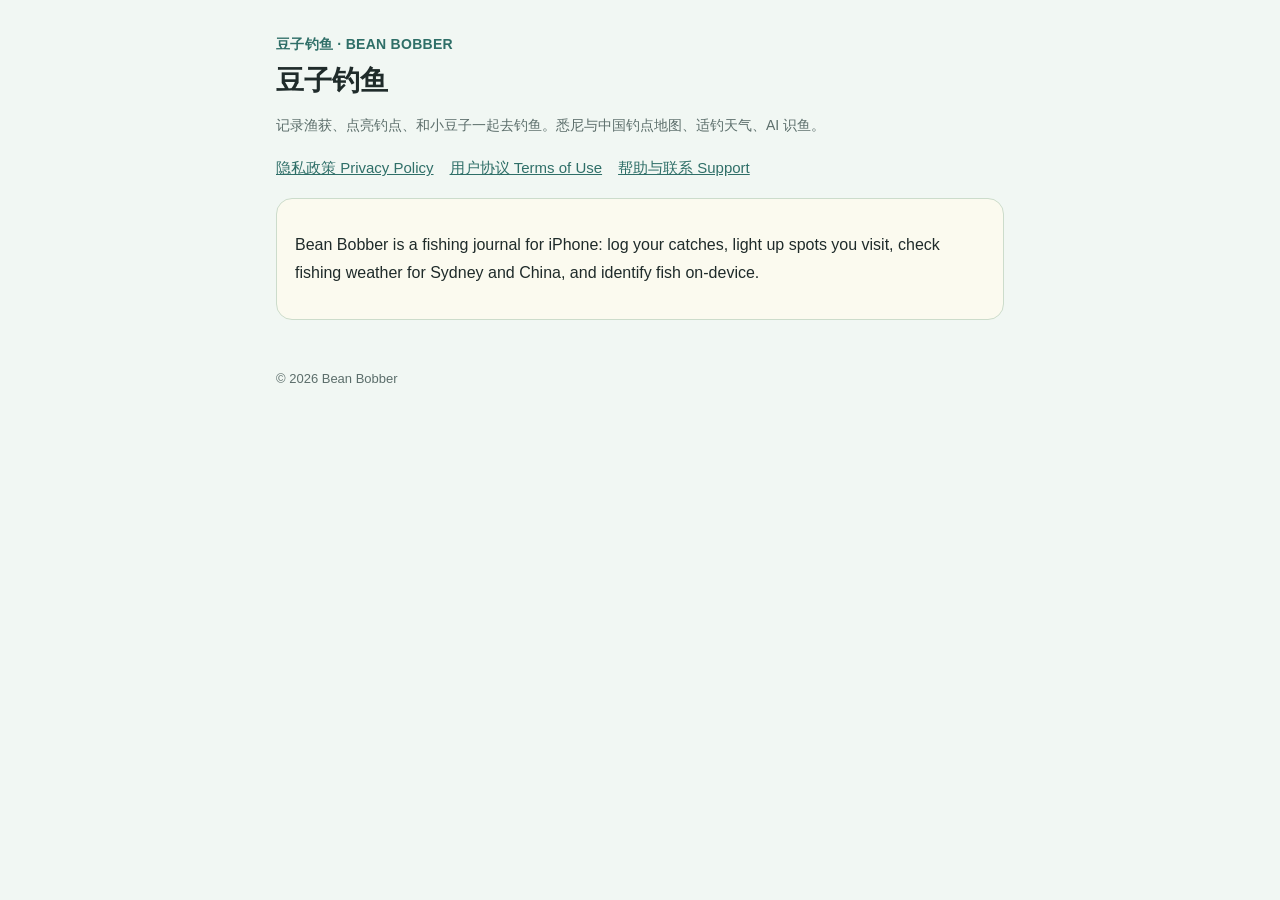
<file: index.html>
<!doctype html>
<html lang="zh-Hans">
<head>
<meta charset="utf-8">
<meta name="viewport" content="width=device-width, initial-scale=1">
<title>豆子钓鱼 Bean Bobber</title>
<link rel="stylesheet" href="style.css">
</head>
<body>
<main>
<header>
  <div class="brand">豆子钓鱼 · BEAN BOBBER</div>
  <h1>豆子钓鱼</h1>
  <p class="meta">记录渔获、点亮钓点、和小豆子一起去钓鱼。悉尼与中国钓点地图、适钓天气、AI 识鱼。</p>
</header>
<nav>
  <a href="privacy.html">隐私政策 Privacy Policy</a>
  <a href="terms.html">用户协议 Terms of Use</a>
  <a href="support.html">帮助与联系 Support</a>
</nav>
<div class="card">
  <p>Bean Bobber is a fishing journal for iPhone: log your catches, light up spots you visit, check fishing weather for Sydney and China, and identify fish on-device.</p>
</div>
<footer>© 2026 Bean Bobber</footer>
</main>
</body>
</html>
</file>
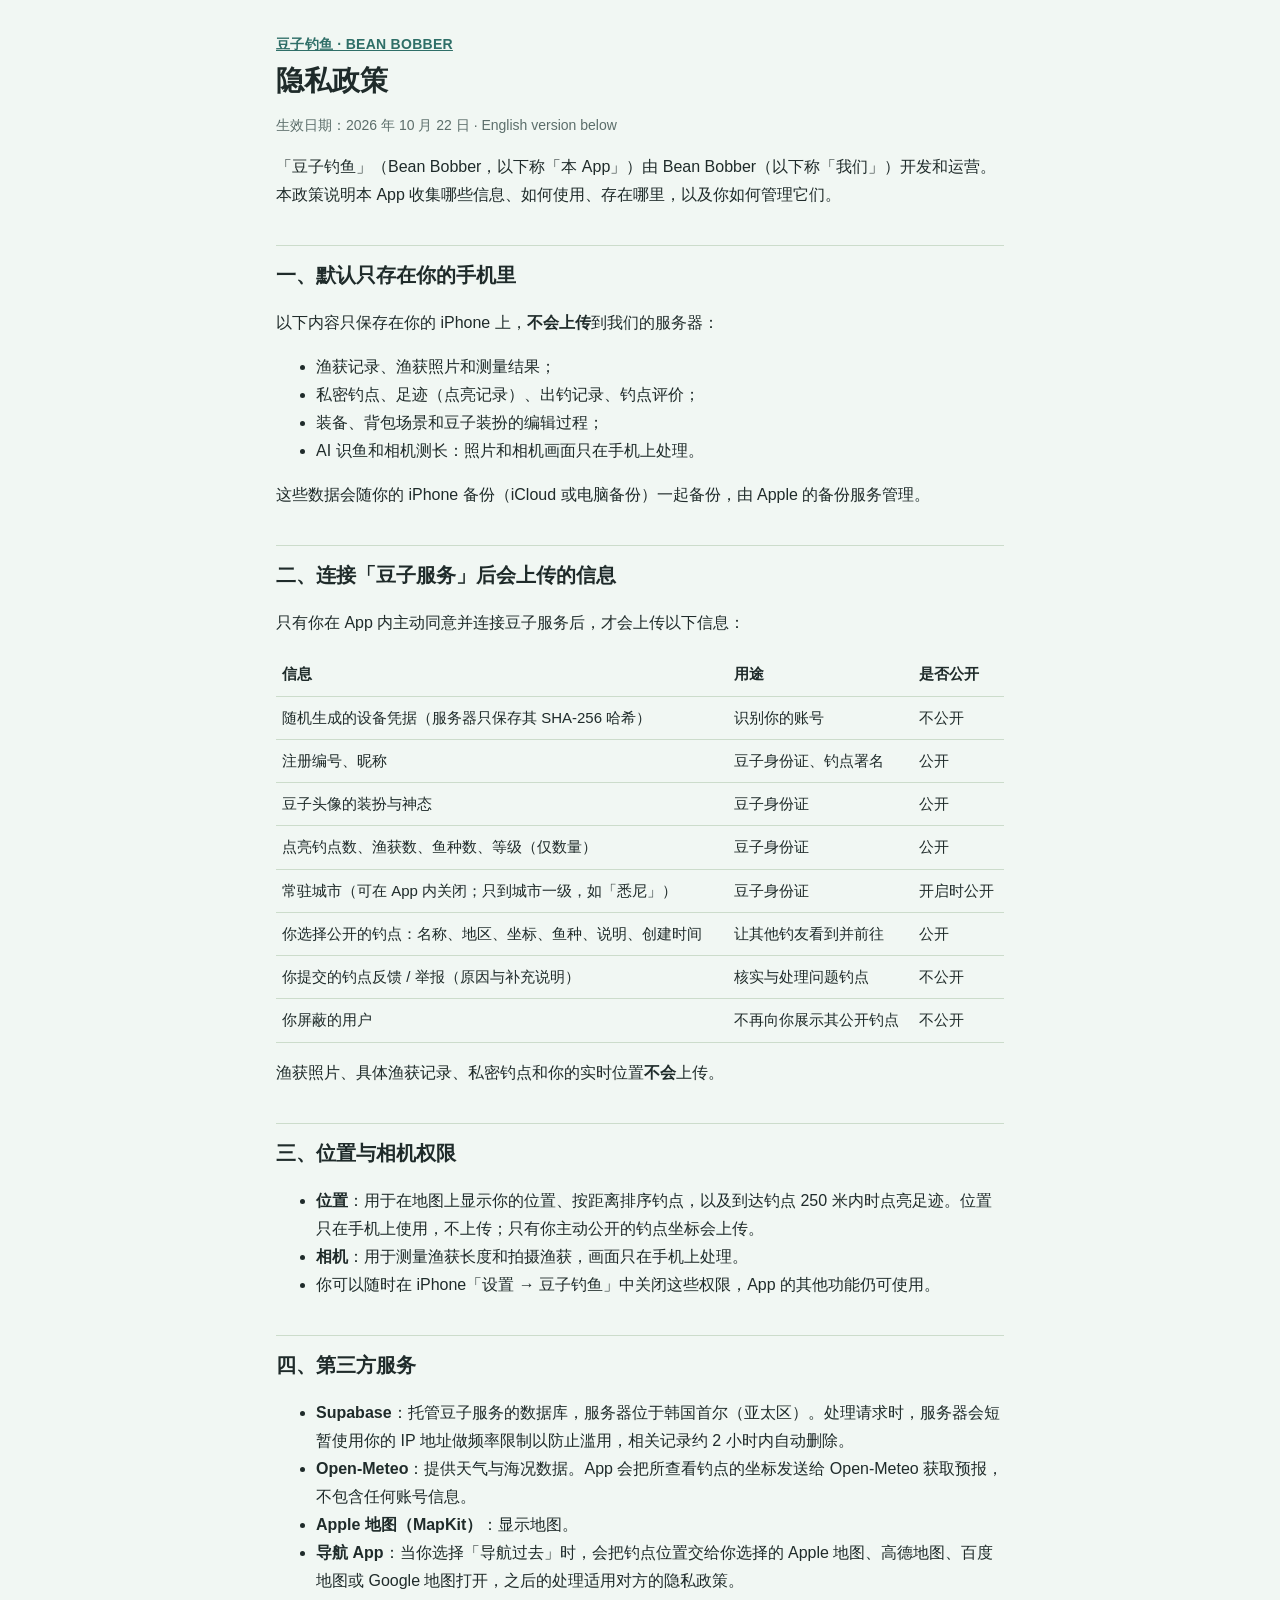
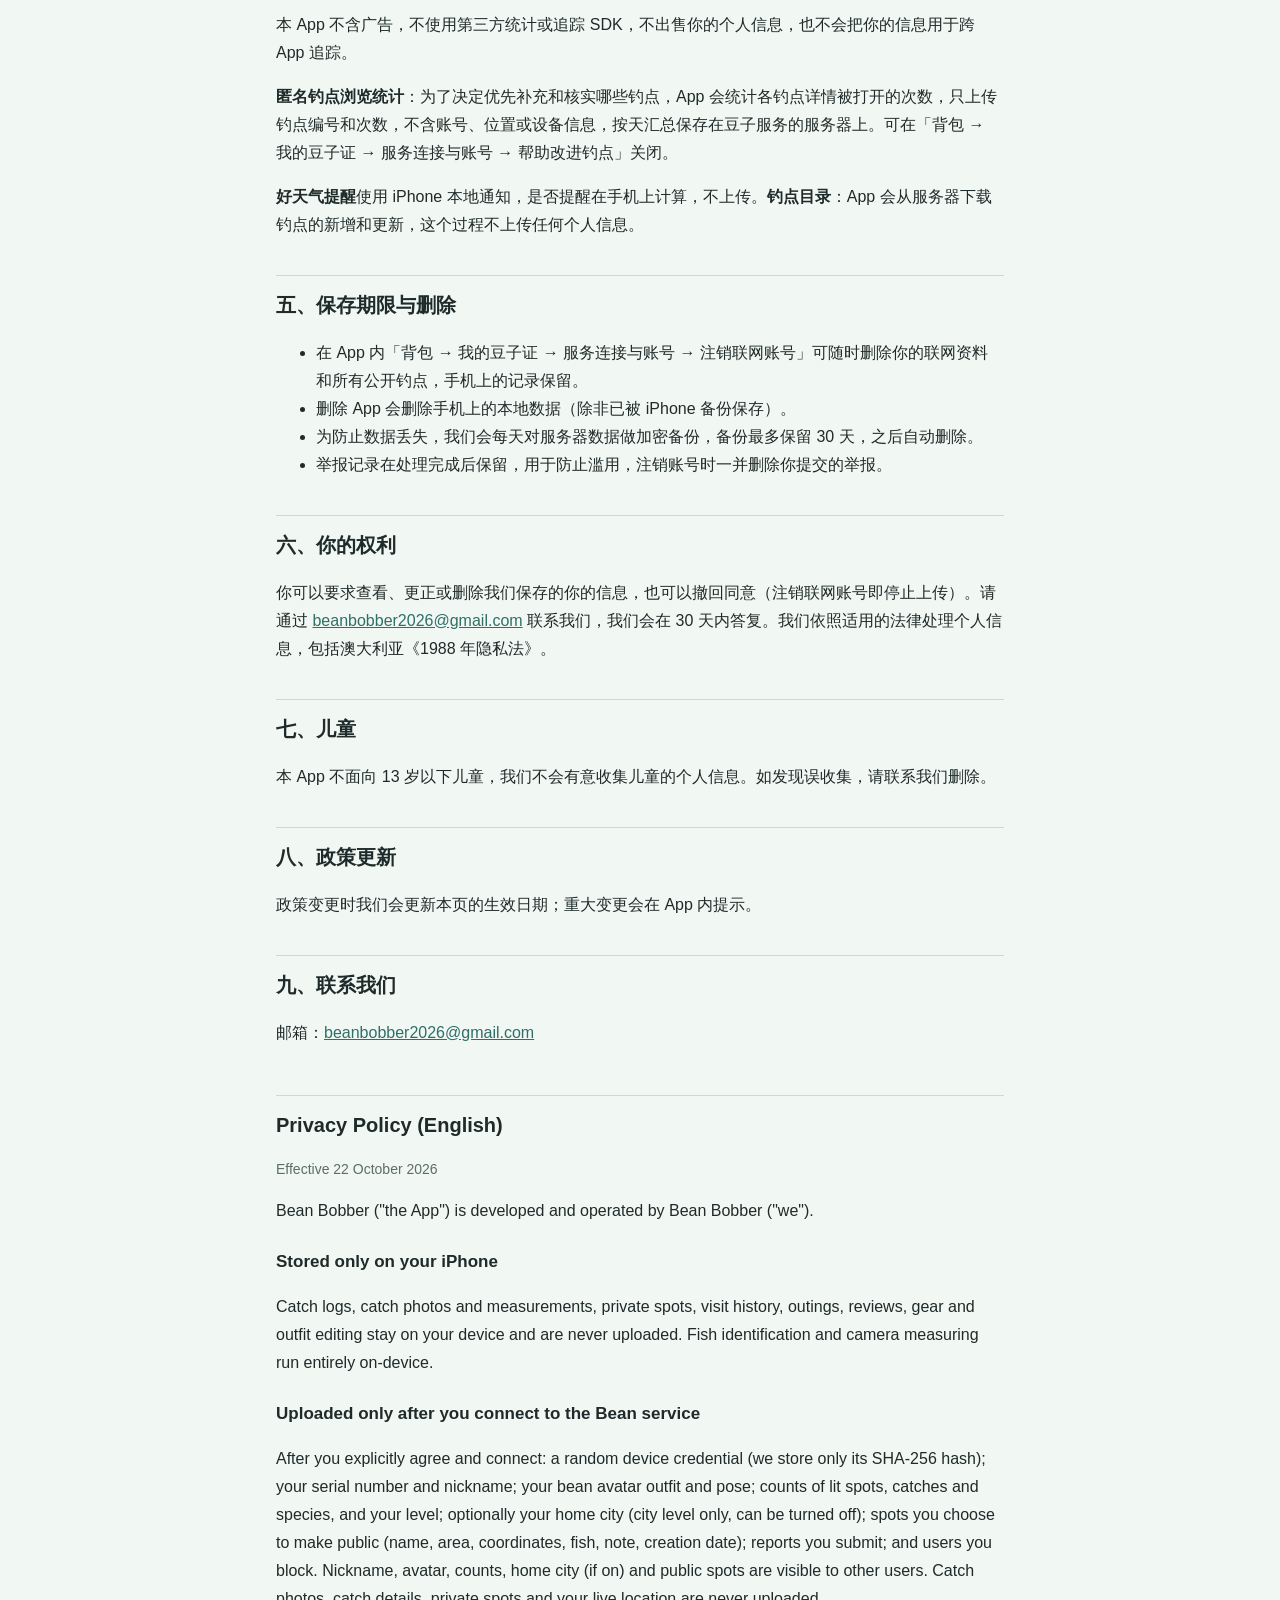
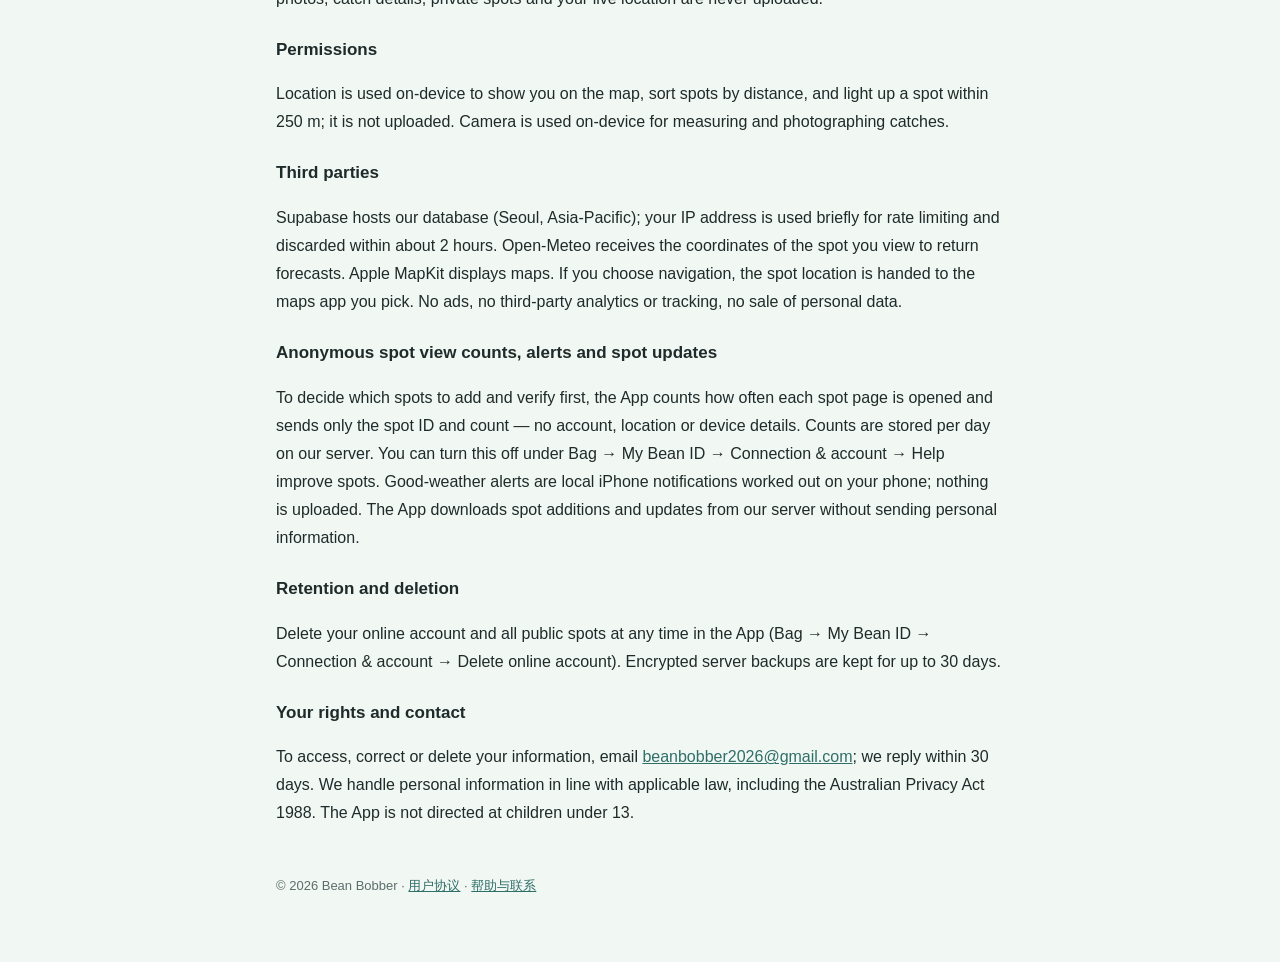
<file: privacy.html>
<!doctype html>
<html lang="zh-Hans">
<head>
<meta charset="utf-8">
<meta name="viewport" content="width=device-width, initial-scale=1">
<title>隐私政策 · 豆子钓鱼</title>
<link rel="stylesheet" href="style.css">
</head>
<body>
<main>
<header>
  <div class="brand"><a href="index.html">豆子钓鱼 · BEAN BOBBER</a></div>
  <h1>隐私政策</h1>
  <p class="meta">生效日期：2026 年 10 月 22 日 · English version below</p>
</header>

<p>「豆子钓鱼」（Bean Bobber，以下称「本 App」）由 Bean Bobber（以下称「我们」）开发和运营。本政策说明本 App 收集哪些信息、如何使用、存在哪里，以及你如何管理它们。</p>

<h2>一、默认只存在你的手机里</h2>
<p>以下内容只保存在你的 iPhone 上，<strong>不会上传</strong>到我们的服务器：</p>
<ul>
  <li>渔获记录、渔获照片和测量结果；</li>
  <li>私密钓点、足迹（点亮记录）、出钓记录、钓点评价；</li>
  <li>装备、背包场景和豆子装扮的编辑过程；</li>
  <li>AI 识鱼和相机测长：照片和相机画面只在手机上处理。</li>
</ul>
<p>这些数据会随你的 iPhone 备份（iCloud 或电脑备份）一起备份，由 Apple 的备份服务管理。</p>

<h2>二、连接「豆子服务」后会上传的信息</h2>
<p>只有你在 App 内主动同意并连接豆子服务后，才会上传以下信息：</p>
<table>
  <tr><th>信息</th><th>用途</th><th>是否公开</th></tr>
  <tr><td>随机生成的设备凭据（服务器只保存其 SHA-256 哈希）</td><td>识别你的账号</td><td>不公开</td></tr>
  <tr><td>注册编号、昵称</td><td>豆子身份证、钓点署名</td><td>公开</td></tr>
  <tr><td>豆子头像的装扮与神态</td><td>豆子身份证</td><td>公开</td></tr>
  <tr><td>点亮钓点数、渔获数、鱼种数、等级（仅数量）</td><td>豆子身份证</td><td>公开</td></tr>
  <tr><td>常驻城市（可在 App 内关闭；只到城市一级，如「悉尼」）</td><td>豆子身份证</td><td>开启时公开</td></tr>
  <tr><td>你选择公开的钓点：名称、地区、坐标、鱼种、说明、创建时间</td><td>让其他钓友看到并前往</td><td>公开</td></tr>
  <tr><td>你提交的钓点反馈 / 举报（原因与补充说明）</td><td>核实与处理问题钓点</td><td>不公开</td></tr>
  <tr><td>你屏蔽的用户</td><td>不再向你展示其公开钓点</td><td>不公开</td></tr>
</table>
<p>渔获照片、具体渔获记录、私密钓点和你的实时位置<strong>不会</strong>上传。</p>

<h2>三、位置与相机权限</h2>
<ul>
  <li><strong>位置</strong>：用于在地图上显示你的位置、按距离排序钓点，以及到达钓点 250 米内时点亮足迹。位置只在手机上使用，不上传；只有你主动公开的钓点坐标会上传。</li>
  <li><strong>相机</strong>：用于测量渔获长度和拍摄渔获，画面只在手机上处理。</li>
  <li>你可以随时在 iPhone「设置 → 豆子钓鱼」中关闭这些权限，App 的其他功能仍可使用。</li>
</ul>

<h2>四、第三方服务</h2>
<ul>
  <li><strong>Supabase</strong>：托管豆子服务的数据库，服务器位于韩国首尔（亚太区）。处理请求时，服务器会短暂使用你的 IP 地址做频率限制以防止滥用，相关记录约 2 小时内自动删除。</li>
  <li><strong>Open-Meteo</strong>：提供天气与海况数据。App 会把所查看钓点的坐标发送给 Open-Meteo 获取预报，不包含任何账号信息。</li>
  <li><strong>Apple 地图（MapKit）</strong>：显示地图。</li>
  <li><strong>导航 App</strong>：当你选择「导航过去」时，会把钓点位置交给你选择的 Apple 地图、高德地图、百度地图或 Google 地图打开，之后的处理适用对方的隐私政策。</li>
</ul>
<p>本 App 不含广告，不使用第三方统计或追踪 SDK，不出售你的个人信息，也不会把你的信息用于跨 App 追踪。</p>
<p><strong>匿名钓点浏览统计</strong>：为了决定优先补充和核实哪些钓点，App 会统计各钓点详情被打开的次数，只上传钓点编号和次数，不含账号、位置或设备信息，按天汇总保存在豆子服务的服务器上。可在「背包 → 我的豆子证 → 服务连接与账号 → 帮助改进钓点」关闭。</p>
<p><strong>好天气提醒</strong>使用 iPhone 本地通知，是否提醒在手机上计算，不上传。<strong>钓点目录</strong>：App 会从服务器下载钓点的新增和更新，这个过程不上传任何个人信息。</p>

<h2>五、保存期限与删除</h2>
<ul>
  <li>在 App 内「背包 → 我的豆子证 → 服务连接与账号 → 注销联网账号」可随时删除你的联网资料和所有公开钓点，手机上的记录保留。</li>
  <li>删除 App 会删除手机上的本地数据（除非已被 iPhone 备份保存）。</li>
  <li>为防止数据丢失，我们会每天对服务器数据做加密备份，备份最多保留 30 天，之后自动删除。</li>
  <li>举报记录在处理完成后保留，用于防止滥用，注销账号时一并删除你提交的举报。</li>
</ul>

<h2>六、你的权利</h2>
<p>你可以要求查看、更正或删除我们保存的你的信息，也可以撤回同意（注销联网账号即停止上传）。请通过 <a href="mailto:beanbobber2026@gmail.com">beanbobber2026@gmail.com</a> 联系我们，我们会在 30 天内答复。我们依照适用的法律处理个人信息，包括澳大利亚《1988 年隐私法》。</p>

<h2>七、儿童</h2>
<p>本 App 不面向 13 岁以下儿童，我们不会有意收集儿童的个人信息。如发现误收集，请联系我们删除。</p>

<h2>八、政策更新</h2>
<p>政策变更时我们会更新本页的生效日期；重大变更会在 App 内提示。</p>

<h2>九、联系我们</h2>
<p>邮箱：<a href="mailto:beanbobber2026@gmail.com">beanbobber2026@gmail.com</a></p>

<section class="en">
<h2>Privacy Policy (English)</h2>
<p class="meta">Effective 22 October 2026</p>
<p>Bean Bobber ("the App") is developed and operated by Bean Bobber ("we").</p>
<h3>Stored only on your iPhone</h3>
<p>Catch logs, catch photos and measurements, private spots, visit history, outings, reviews, gear and outfit editing stay on your device and are never uploaded. Fish identification and camera measuring run entirely on-device.</p>
<h3>Uploaded only after you connect to the Bean service</h3>
<p>After you explicitly agree and connect: a random device credential (we store only its SHA-256 hash); your serial number and nickname; your bean avatar outfit and pose; counts of lit spots, catches and species, and your level; optionally your home city (city level only, can be turned off); spots you choose to make public (name, area, coordinates, fish, note, creation date); reports you submit; and users you block. Nickname, avatar, counts, home city (if on) and public spots are visible to other users. Catch photos, catch details, private spots and your live location are never uploaded.</p>
<h3>Permissions</h3>
<p>Location is used on-device to show you on the map, sort spots by distance, and light up a spot within 250 m; it is not uploaded. Camera is used on-device for measuring and photographing catches.</p>
<h3>Third parties</h3>
<p>Supabase hosts our database (Seoul, Asia-Pacific); your IP address is used briefly for rate limiting and discarded within about 2 hours. Open-Meteo receives the coordinates of the spot you view to return forecasts. Apple MapKit displays maps. If you choose navigation, the spot location is handed to the maps app you pick. No ads, no third-party analytics or tracking, no sale of personal data.</p>
<h3>Anonymous spot view counts, alerts and spot updates</h3>
<p>To decide which spots to add and verify first, the App counts how often each spot page is opened and sends only the spot ID and count — no account, location or device details. Counts are stored per day on our server. You can turn this off under Bag → My Bean ID → Connection &amp; account → Help improve spots. Good-weather alerts are local iPhone notifications worked out on your phone; nothing is uploaded. The App downloads spot additions and updates from our server without sending personal information.</p>
<h3>Retention and deletion</h3>
<p>Delete your online account and all public spots at any time in the App (Bag → My Bean ID → Connection &amp; account → Delete online account). Encrypted server backups are kept for up to 30 days.</p>
<h3>Your rights and contact</h3>
<p>To access, correct or delete your information, email <a href="mailto:beanbobber2026@gmail.com">beanbobber2026@gmail.com</a>; we reply within 30 days. We handle personal information in line with applicable law, including the Australian Privacy Act 1988. The App is not directed at children under 13.</p>
</section>

<footer>© 2026 Bean Bobber · <a href="terms.html">用户协议</a> · <a href="support.html">帮助与联系</a></footer>
</main>
</body>
</html>
</file>
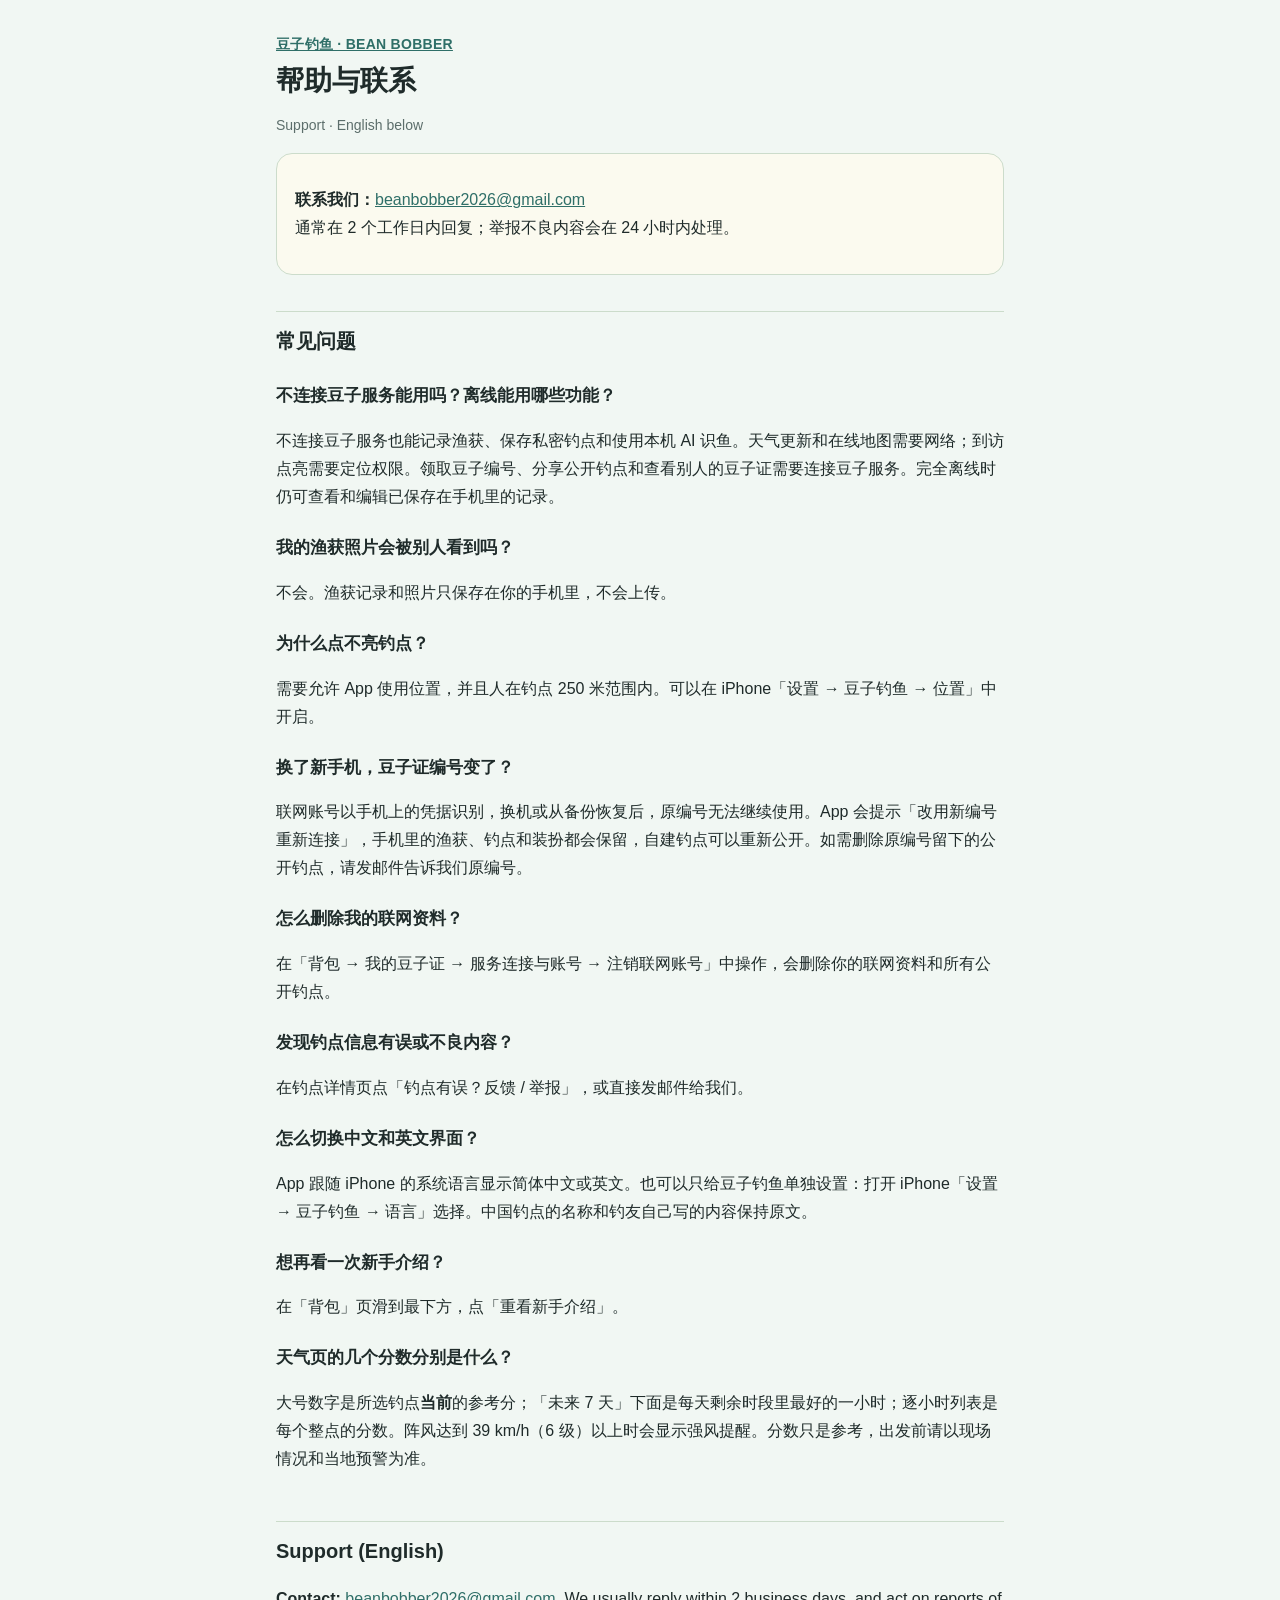
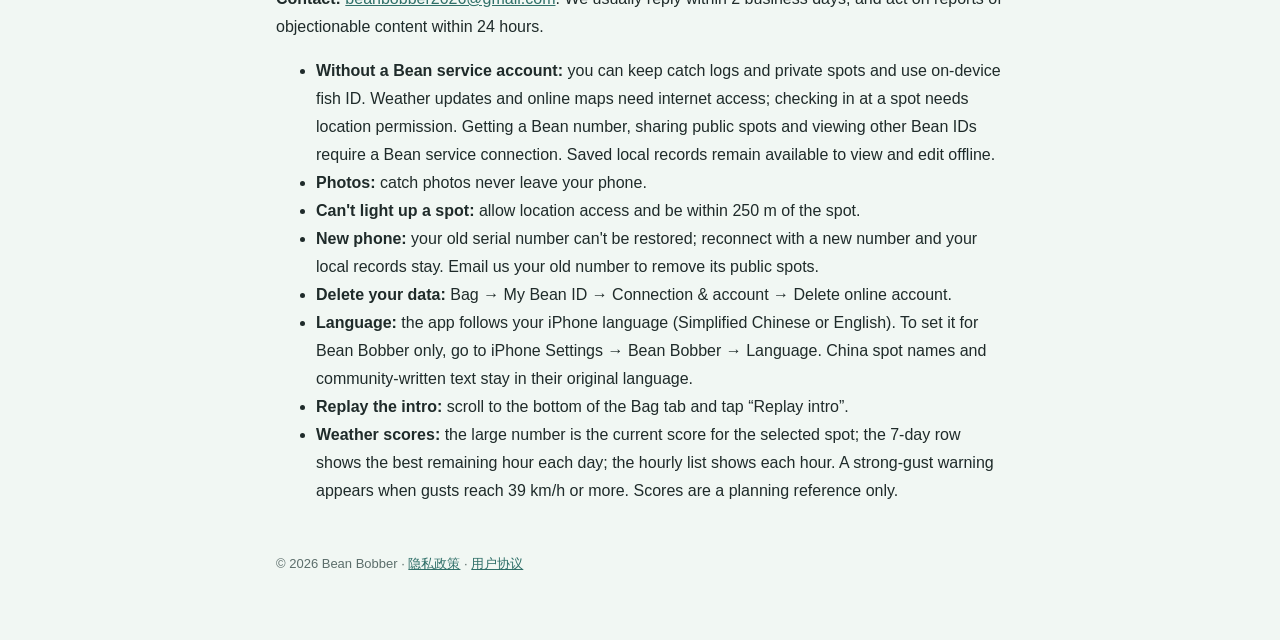
<file: support.html>
<!doctype html>
<html lang="zh-Hans">
<head>
<meta charset="utf-8">
<meta name="viewport" content="width=device-width, initial-scale=1">
<title>帮助与联系 · 豆子钓鱼</title>
<link rel="stylesheet" href="style.css">
</head>
<body>
<main>
<header>
  <div class="brand"><a href="index.html">豆子钓鱼 · BEAN BOBBER</a></div>
  <h1>帮助与联系</h1>
  <p class="meta">Support · English below</p>
</header>

<div class="card">
  <p><strong>联系我们：</strong><a href="mailto:beanbobber2026@gmail.com">beanbobber2026@gmail.com</a><br>
  通常在 2 个工作日内回复；举报不良内容会在 24 小时内处理。</p>
</div>

<h2>常见问题</h2>

<h3>不连接豆子服务能用吗？离线能用哪些功能？</h3>
<p>不连接豆子服务也能记录渔获、保存私密钓点和使用本机 AI 识鱼。天气更新和在线地图需要网络；到访点亮需要定位权限。领取豆子编号、分享公开钓点和查看别人的豆子证需要连接豆子服务。完全离线时仍可查看和编辑已保存在手机里的记录。</p>

<h3>我的渔获照片会被别人看到吗？</h3>
<p>不会。渔获记录和照片只保存在你的手机里，不会上传。</p>

<h3>为什么点不亮钓点？</h3>
<p>需要允许 App 使用位置，并且人在钓点 250 米范围内。可以在 iPhone「设置 → 豆子钓鱼 → 位置」中开启。</p>

<h3>换了新手机，豆子证编号变了？</h3>
<p>联网账号以手机上的凭据识别，换机或从备份恢复后，原编号无法继续使用。App 会提示「改用新编号重新连接」，手机里的渔获、钓点和装扮都会保留，自建钓点可以重新公开。如需删除原编号留下的公开钓点，请发邮件告诉我们原编号。</p>

<h3>怎么删除我的联网资料？</h3>
<p>在「背包 → 我的豆子证 → 服务连接与账号 → 注销联网账号」中操作，会删除你的联网资料和所有公开钓点。</p>

<h3>发现钓点信息有误或不良内容？</h3>
<p>在钓点详情页点「钓点有误？反馈 / 举报」，或直接发邮件给我们。</p>

<h3>怎么切换中文和英文界面？</h3>
<p>App 跟随 iPhone 的系统语言显示简体中文或英文。也可以只给豆子钓鱼单独设置：打开 iPhone「设置 → 豆子钓鱼 → 语言」选择。中国钓点的名称和钓友自己写的内容保持原文。</p>

<h3>想再看一次新手介绍？</h3>
<p>在「背包」页滑到最下方，点「重看新手介绍」。</p>

<h3>天气页的几个分数分别是什么？</h3>
<p>大号数字是所选钓点<strong>当前</strong>的参考分；「未来 7 天」下面是每天剩余时段里最好的一小时；逐小时列表是每个整点的分数。阵风达到 39 km/h（6 级）以上时会显示强风提醒。分数只是参考，出发前请以现场情况和当地预警为准。</p>

<section class="en">
<h2>Support (English)</h2>
<p><strong>Contact:</strong> <a href="mailto:beanbobber2026@gmail.com">beanbobber2026@gmail.com</a>. We usually reply within 2 business days, and act on reports of objectionable content within 24 hours.</p>
<ul>
  <li><strong>Without a Bean service account:</strong> you can keep catch logs and private spots and use on-device fish ID. Weather updates and online maps need internet access; checking in at a spot needs location permission. Getting a Bean number, sharing public spots and viewing other Bean IDs require a Bean service connection. Saved local records remain available to view and edit offline.</li>
  <li><strong>Photos:</strong> catch photos never leave your phone.</li>
  <li><strong>Can't light up a spot:</strong> allow location access and be within 250 m of the spot.</li>
  <li><strong>New phone:</strong> your old serial number can't be restored; reconnect with a new number and your local records stay. Email us your old number to remove its public spots.</li>
  <li><strong>Delete your data:</strong> Bag → My Bean ID → Connection &amp; account → Delete online account.</li>
  <li><strong>Language:</strong> the app follows your iPhone language (Simplified Chinese or English). To set it for Bean Bobber only, go to iPhone Settings → Bean Bobber → Language. China spot names and community-written text stay in their original language.</li>
  <li><strong>Replay the intro:</strong> scroll to the bottom of the Bag tab and tap “Replay intro”.</li>
  <li><strong>Weather scores:</strong> the large number is the current score for the selected spot; the 7-day row shows the best remaining hour each day; the hourly list shows each hour. A strong-gust warning appears when gusts reach 39 km/h or more. Scores are a planning reference only.</li>
</ul>
</section>

<footer>© 2026 Bean Bobber · <a href="privacy.html">隐私政策</a> · <a href="terms.html">用户协议</a></footer>
</main>
</body>
</html>
</file>
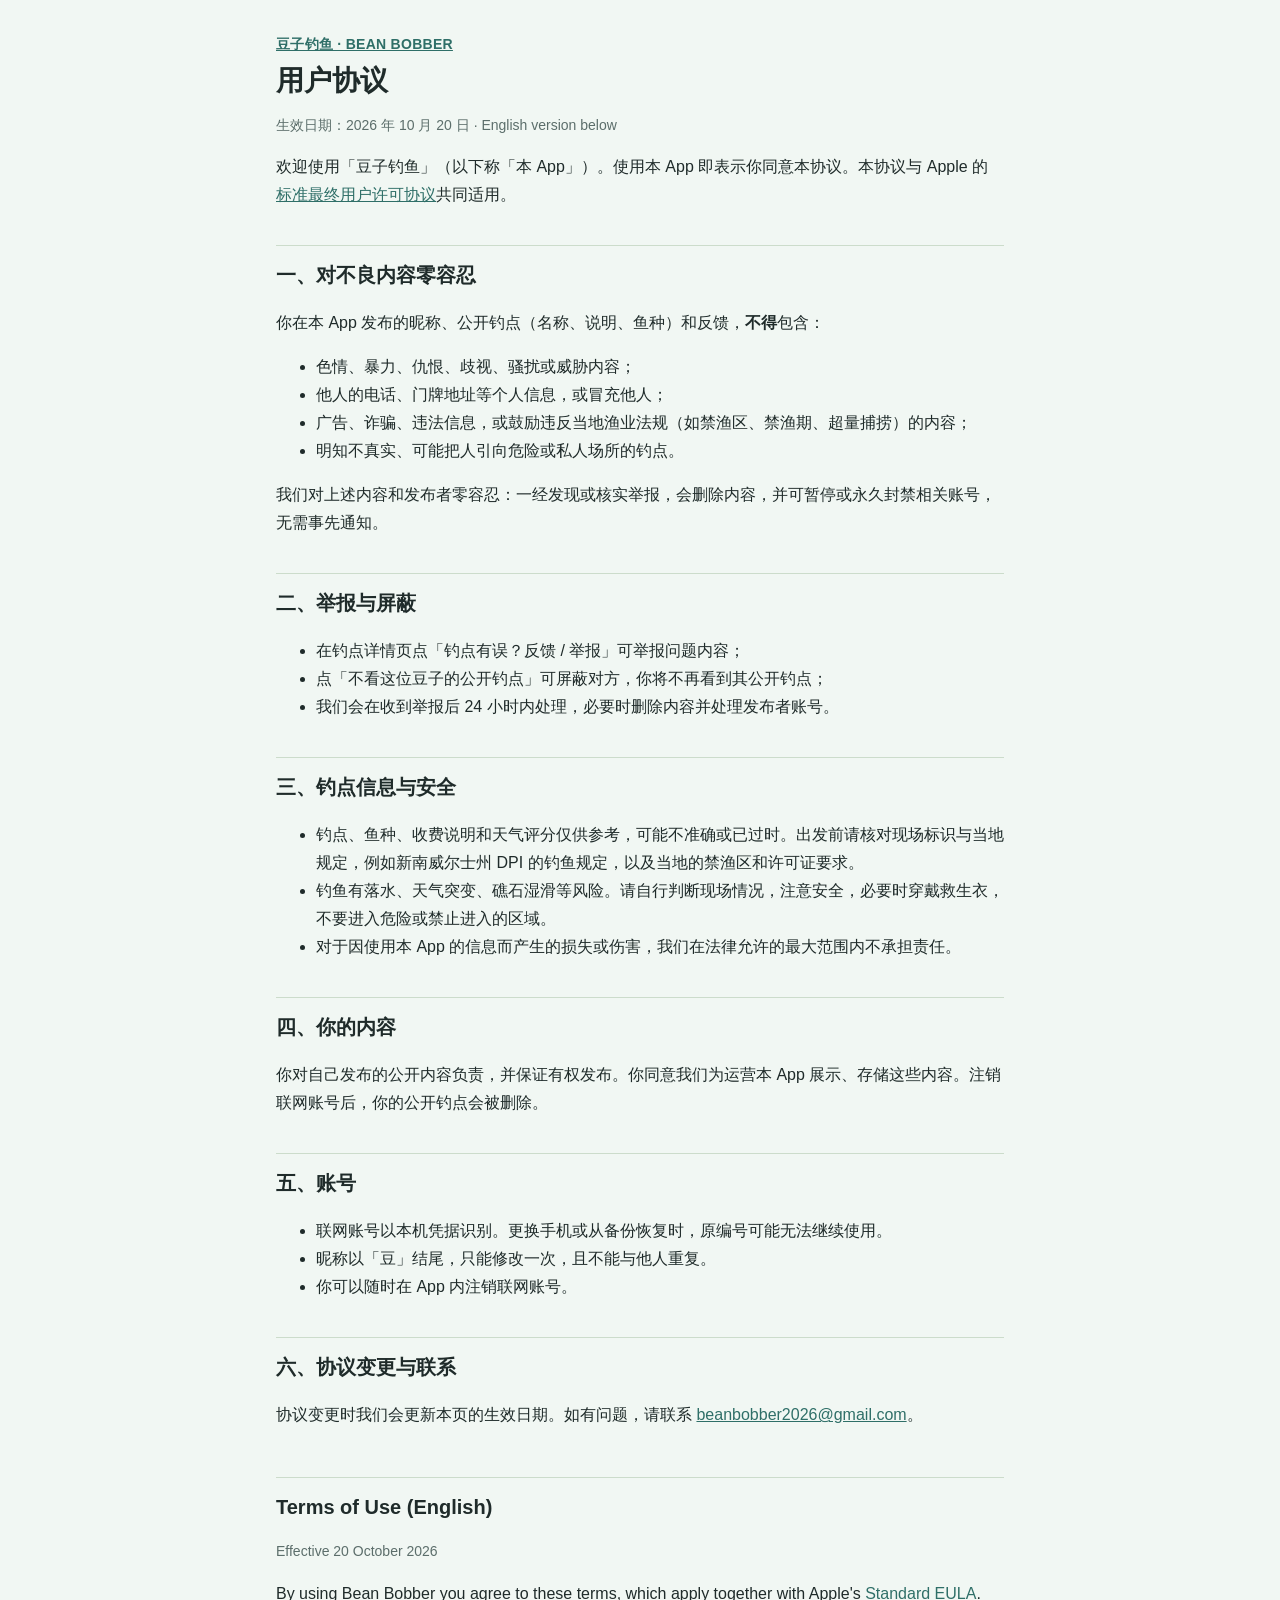
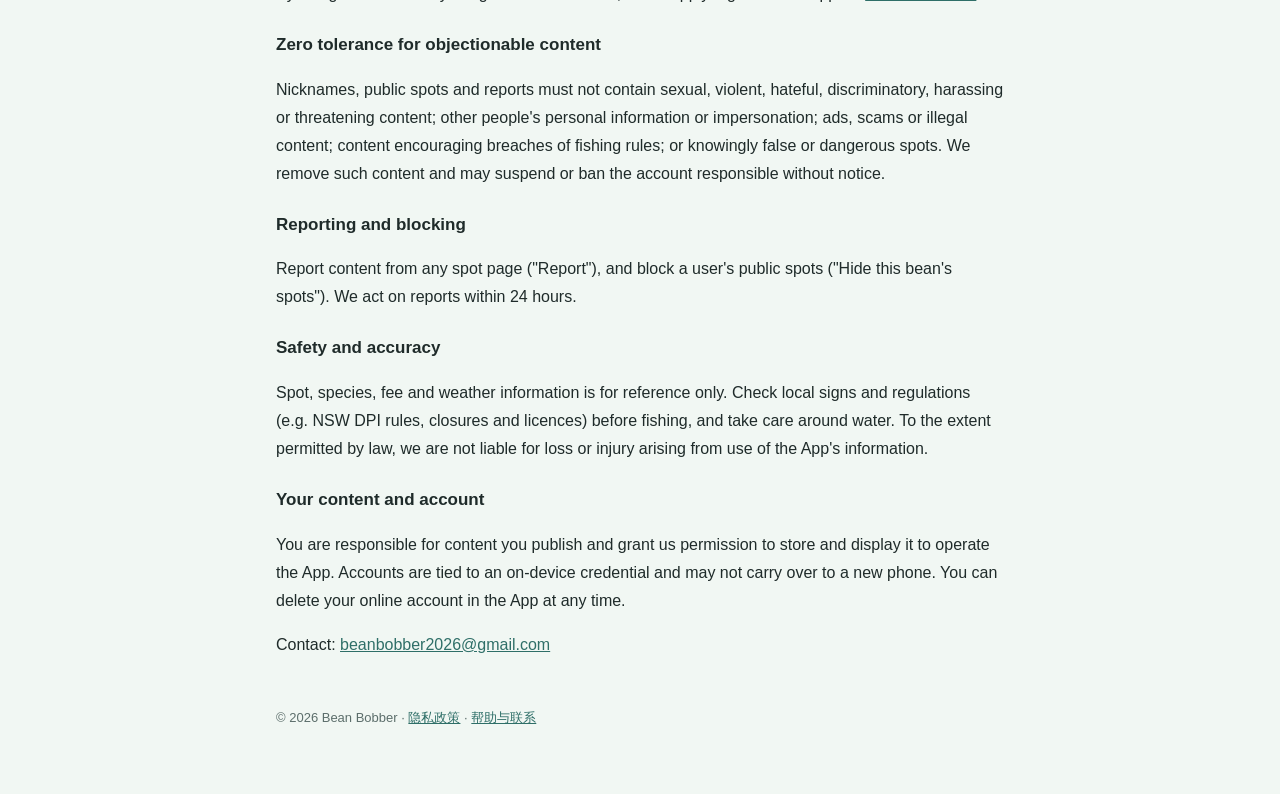
<file: terms.html>
<!doctype html>
<html lang="zh-Hans">
<head>
<meta charset="utf-8">
<meta name="viewport" content="width=device-width, initial-scale=1">
<title>用户协议 · 豆子钓鱼</title>
<link rel="stylesheet" href="style.css">
</head>
<body>
<main>
<header>
  <div class="brand"><a href="index.html">豆子钓鱼 · BEAN BOBBER</a></div>
  <h1>用户协议</h1>
  <p class="meta">生效日期：2026 年 10 月 20 日 · English version below</p>
</header>

<p>欢迎使用「豆子钓鱼」（以下称「本 App」）。使用本 App 即表示你同意本协议。本协议与 Apple 的<a href="https://www.apple.com/legal/internet-services/itunes/dev/stdeula/">标准最终用户许可协议</a>共同适用。</p>

<h2>一、对不良内容零容忍</h2>
<p>你在本 App 发布的昵称、公开钓点（名称、说明、鱼种）和反馈，<strong>不得</strong>包含：</p>
<ul>
  <li>色情、暴力、仇恨、歧视、骚扰或威胁内容；</li>
  <li>他人的电话、门牌地址等个人信息，或冒充他人；</li>
  <li>广告、诈骗、违法信息，或鼓励违反当地渔业法规（如禁渔区、禁渔期、超量捕捞）的内容；</li>
  <li>明知不真实、可能把人引向危险或私人场所的钓点。</li>
</ul>
<p>我们对上述内容和发布者零容忍：一经发现或核实举报，会删除内容，并可暂停或永久封禁相关账号，无需事先通知。</p>

<h2>二、举报与屏蔽</h2>
<ul>
  <li>在钓点详情页点「钓点有误？反馈 / 举报」可举报问题内容；</li>
  <li>点「不看这位豆子的公开钓点」可屏蔽对方，你将不再看到其公开钓点；</li>
  <li>我们会在收到举报后 24 小时内处理，必要时删除内容并处理发布者账号。</li>
</ul>

<h2>三、钓点信息与安全</h2>
<ul>
  <li>钓点、鱼种、收费说明和天气评分仅供参考，可能不准确或已过时。出发前请核对现场标识与当地规定，例如新南威尔士州 DPI 的钓鱼规定，以及当地的禁渔区和许可证要求。</li>
  <li>钓鱼有落水、天气突变、礁石湿滑等风险。请自行判断现场情况，注意安全，必要时穿戴救生衣，不要进入危险或禁止进入的区域。</li>
  <li>对于因使用本 App 的信息而产生的损失或伤害，我们在法律允许的最大范围内不承担责任。</li>
</ul>

<h2>四、你的内容</h2>
<p>你对自己发布的公开内容负责，并保证有权发布。你同意我们为运营本 App 展示、存储这些内容。注销联网账号后，你的公开钓点会被删除。</p>

<h2>五、账号</h2>
<ul>
  <li>联网账号以本机凭据识别。更换手机或从备份恢复时，原编号可能无法继续使用。</li>
  <li>昵称以「豆」结尾，只能修改一次，且不能与他人重复。</li>
  <li>你可以随时在 App 内注销联网账号。</li>
</ul>

<h2>六、协议变更与联系</h2>
<p>协议变更时我们会更新本页的生效日期。如有问题，请联系 <a href="mailto:beanbobber2026@gmail.com">beanbobber2026@gmail.com</a>。</p>

<section class="en">
<h2>Terms of Use (English)</h2>
<p class="meta">Effective 20 October 2026</p>
<p>By using Bean Bobber you agree to these terms, which apply together with Apple's <a href="https://www.apple.com/legal/internet-services/itunes/dev/stdeula/">Standard EULA</a>.</p>
<h3>Zero tolerance for objectionable content</h3>
<p>Nicknames, public spots and reports must not contain sexual, violent, hateful, discriminatory, harassing or threatening content; other people's personal information or impersonation; ads, scams or illegal content; content encouraging breaches of fishing rules; or knowingly false or dangerous spots. We remove such content and may suspend or ban the account responsible without notice.</p>
<h3>Reporting and blocking</h3>
<p>Report content from any spot page ("Report"), and block a user's public spots ("Hide this bean's spots"). We act on reports within 24 hours.</p>
<h3>Safety and accuracy</h3>
<p>Spot, species, fee and weather information is for reference only. Check local signs and regulations (e.g. NSW DPI rules, closures and licences) before fishing, and take care around water. To the extent permitted by law, we are not liable for loss or injury arising from use of the App's information.</p>
<h3>Your content and account</h3>
<p>You are responsible for content you publish and grant us permission to store and display it to operate the App. Accounts are tied to an on-device credential and may not carry over to a new phone. You can delete your online account in the App at any time.</p>
<p>Contact: <a href="mailto:beanbobber2026@gmail.com">beanbobber2026@gmail.com</a></p>
</section>

<footer>© 2026 Bean Bobber · <a href="privacy.html">隐私政策</a> · <a href="support.html">帮助与联系</a></footer>
</main>
</body>
</html>
</file>
<file: style.css>
:root {
  --bg: #F1F7F3; --card: #FBFAEF; --ink: #1F2B2A; --muted: #5C6E6B;
  --deep: #2F6F68; --line: #CCDCCB;
}
@media (prefers-color-scheme: dark) {
  :root { --bg: #142120; --card: #1C2B2A; --ink: #E6EFEA; --muted: #9DB2AD; --deep: #8CC7BD; --line: #2E4341; }
}
* { box-sizing: border-box; }
body {
  margin: 0; background: var(--bg); color: var(--ink);
  font: 16px/1.75 -apple-system, BlinkMacSystemFont, "PingFang SC", "Hiragino Sans GB", "Helvetica Neue", sans-serif;
}
main { max-width: 760px; margin: 0 auto; padding: 32px 16px 64px; }
header .brand { color: var(--deep); font-weight: 600; letter-spacing: .02em; font-size: 14px; }
h1 { font-size: 28px; line-height: 1.3; margin: 6px 0 4px; }
h2 { font-size: 20px; margin: 36px 0 8px; padding-top: 12px; border-top: 1px solid var(--line); }
h3 { font-size: 17px; margin: 22px 0 4px; }
p, li { color: var(--ink); }
.meta { color: var(--muted); font-size: 14px; }
a { color: var(--deep); }
nav { display: flex; flex-wrap: wrap; gap: 8px 16px; margin: 18px 0 8px; font-size: 15px; }
.card { background: var(--card); border: 1px solid var(--line); border-radius: 16px; padding: 16px 18px; margin: 16px 0; }
table { width: 100%; border-collapse: collapse; font-size: 15px; }
th, td { text-align: left; vertical-align: top; padding: 8px 6px; border-bottom: 1px solid var(--line); }
.en { margin-top: 48px; }
footer { margin-top: 48px; color: var(--muted); font-size: 13px; }
</file>
